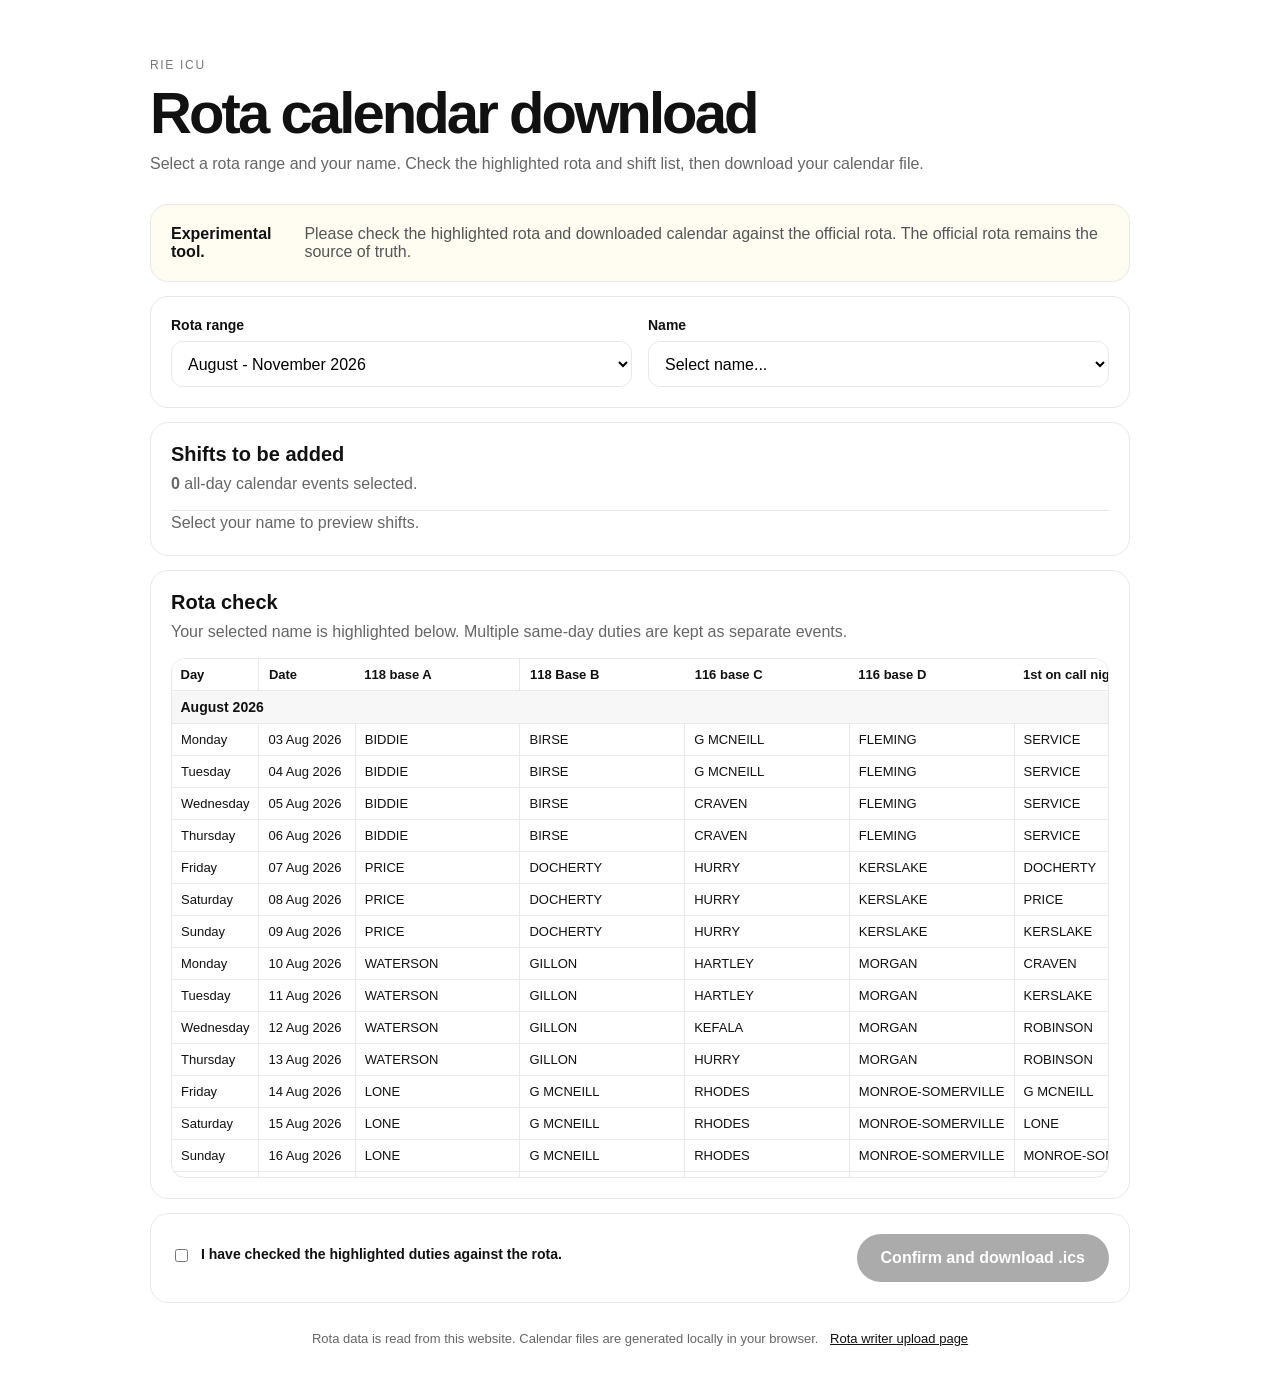
<file: index.html>
<!doctype html>
<html lang="en">
<head>
  <meta charset="utf-8" />
  <meta name="viewport" content="width=device-width, initial-scale=1" />
  <title>RIE ICU rota calendar</title>
  <link rel="stylesheet" href="style.css" />
</head>
<body>
  <main class="page">
    <header class="hero">
      <p class="eyebrow">RIE ICU</p>
      <h1>Rota calendar download</h1>
      <p>Select a rota range and your name. Check the highlighted rota and shift list, then download your calendar file.</p>
    </header>

    <section class="panel warning">
      <strong>Experimental tool.</strong>
      <span>Please check the highlighted rota and downloaded calendar against the official rota. The official rota remains the source of truth.</span>
    </section>

    <section class="panel grid">
      <label>
        <span>Rota range</span>
        <select id="periodSelect"></select>
      </label>
      <label>
        <span>Name</span>
        <select id="nameSelect"></select>
      </label>
    </section>

    <section class="panel">
      <div class="sectionHead">
        <div>
          <h2>Shifts to be added</h2>
          <p><strong id="shiftCount">0</strong> all-day calendar events selected.</p>
        </div>
      </div>
      <div id="shiftPreview" class="shiftPreview"></div>
    </section>

    <section class="panel">
      <div class="sectionHead">
        <div>
          <h2>Rota check</h2>
          <p>Your selected name is highlighted below. Multiple same-day duties are kept as separate events.</p>
        </div>
      </div>
      <div id="rotaTable" class="rotaTableWrap"></div>
    </section>

    <section class="panel confirm">
      <label class="checkline">
        <input id="confirmCheck" type="checkbox" />
        <span>I have checked the highlighted duties against the rota.</span>
      </label>
      <button id="downloadBtn" disabled>Confirm and download .ics</button>
    </section>

    <footer>
      Rota data is read from this website. Calendar files are generated locally in your browser.
      <a href="admin.html">Rota writer upload page</a>
    </footer>
  </main>

  <script src="rota-data.js"></script>
  <script src="app.js"></script>
</body>
</html>
</file>
<file: style.css>
:root { --text:#111; --muted:#666; --line:#e9e9e9; --soft:#fafafa; --mark:#fff3b0; --mark-border:#e1c542; }
*{box-sizing:border-box} body{margin:0;background:#fff;color:var(--text);font-family:-apple-system,BlinkMacSystemFont,"Segoe UI",Roboto,Helvetica,Arial,sans-serif}.page{width:min(980px,calc(100% - 32px));margin:0 auto;padding:56px 0 32px}.hero{margin-bottom:28px}.eyebrow{margin:0 0 10px;text-transform:uppercase;letter-spacing:.14em;font-size:12px;color:#777}h1{margin:0 0 10px;font-size:clamp(34px,5vw,58px);line-height:1;letter-spacing:-.05em;font-weight:650}h2{margin:0 0 6px;font-size:20px}p{margin:0;color:var(--muted);line-height:1.5}.panel{border:1px solid var(--line);border-radius:18px;padding:20px;margin:14px 0;background:#fff}.warning{display:flex;gap:10px;align-items:flex-start;background:#fffdf2}.warning span{color:#555}.grid{display:grid;grid-template-columns:1fr 1fr;gap:16px}label span{display:block;margin-bottom:8px;font-size:14px;font-weight:600}select{width:100%;height:46px;border:1px solid var(--line);border-radius:12px;background:#fff;padding:0 12px;font:inherit}.sectionHead{display:flex;align-items:flex-start;justify-content:space-between;gap:16px;margin-bottom:14px}.shiftPreview{border-top:1px solid var(--line)}.shift{display:grid;grid-template-columns:150px 1fr 90px;gap:12px;padding:11px 0;border-bottom:1px solid var(--line);font-size:14px}.shift small{color:var(--muted)}.rotaTableWrap{overflow:auto;max-height:520px;border:1px solid var(--line);border-radius:14px}.rotaTable{width:100%;border-collapse:collapse;font-size:13px;min-width:860px}.rotaTable th,.rotaTable td{border-bottom:1px solid var(--line);border-right:1px solid var(--line);padding:8px 9px;text-align:left;vertical-align:top;white-space:nowrap}.rotaTable th{position:sticky;top:0;background:#fff;z-index:1;font-weight:650}.rotaTable tr.monthRow th{background:#f7f7f7;font-size:14px}.hit{background:var(--mark);box-shadow:inset 0 0 0 1px var(--mark-border);font-weight:700}.confirm{display:flex;align-items:center;justify-content:space-between;gap:18px}.checkline{display:flex;gap:10px;align-items:flex-start}.checkline input{margin-top:3px}button{height:48px;border:0;border-radius:999px;padding:0 24px;background:#111;color:#fff;font:inherit;font-weight:650;cursor:pointer;white-space:nowrap}button:disabled{opacity:.35;cursor:not-allowed}footer{margin-top:28px;color:var(--muted);font-size:13px;text-align:center}footer a{color:#111;margin-left:8px}@media(max-width:760px){.grid,.confirm{grid-template-columns:1fr;display:block}.confirm button{width:100%;margin-top:14px}.shift{grid-template-columns:1fr;gap:4px}.page{padding-top:32px}}
</file>
